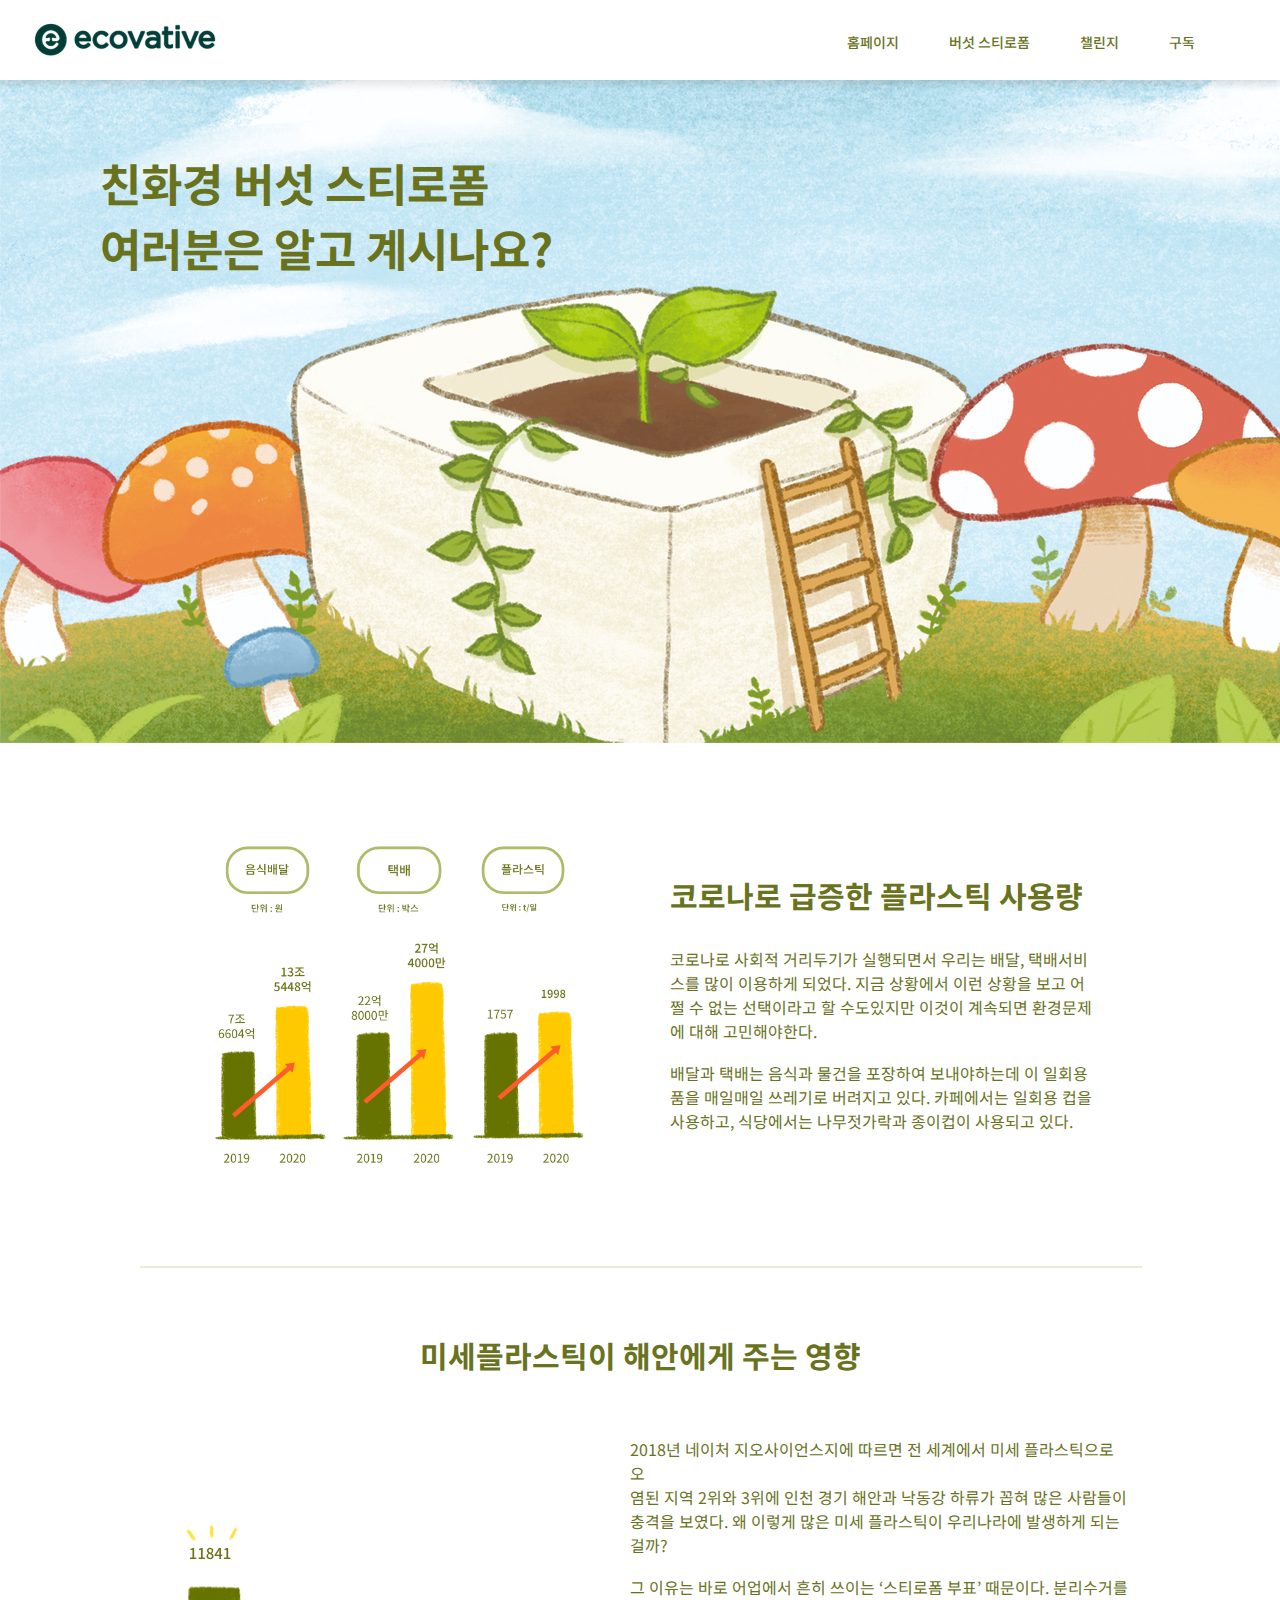
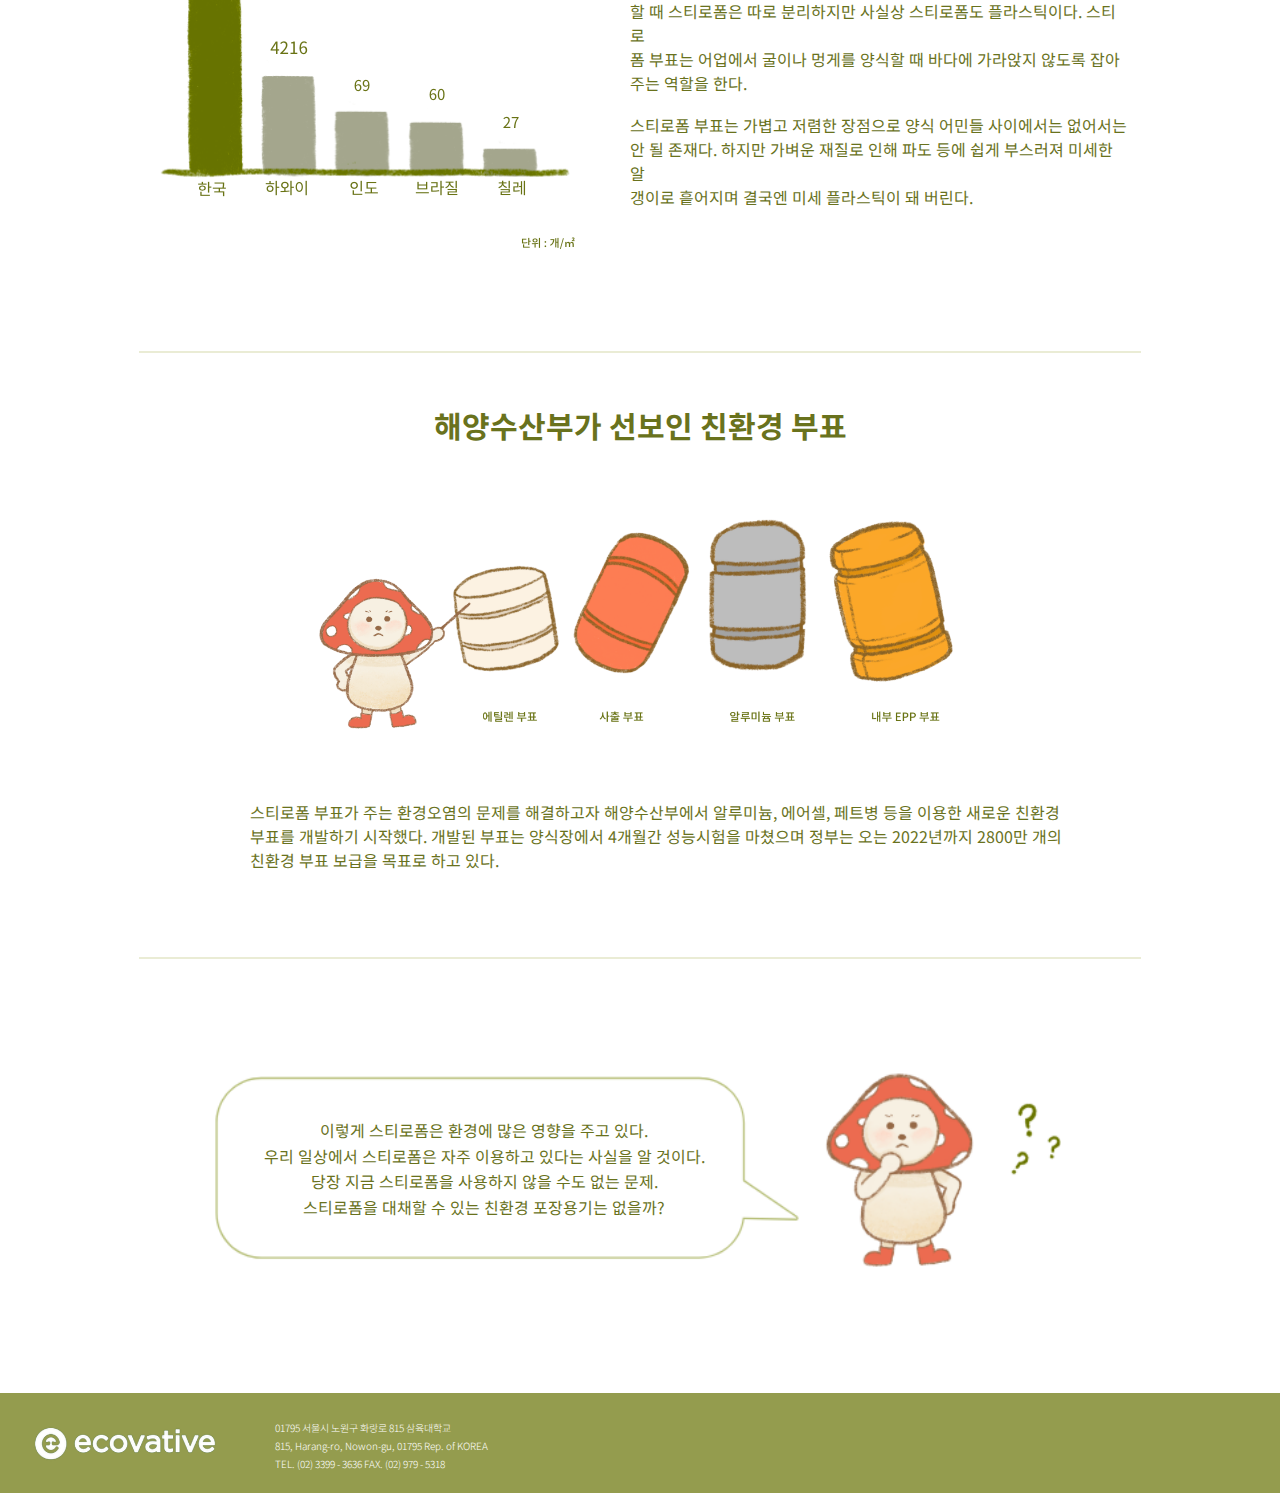
<file: index.html>
<!DOCTYPE html>
<html lang="en">
<head>
    <meta charset="UTF-8">
    <meta http-equiv="X-UA-Compatible" content="IE=edge">
    <meta name="viewport" content="width=device-width, initial-scale=1.0">
    <title>2019101082</title>
    <link href="https://fonts.googleapis.com/css2?family=Noto+Sans+KR&display=swap" rel="stylesheet">
  <link rel="stylesheet" href="./main.css">
</head>
<body>
            <header>
                <nav>
                  <a href="https://ecovative.com/" class="logo"><img src="img/logoimg.png" style="width: 200px; height: 40px; top:38px; left:331px;"></a>
                  <ul>
                    <li><a href="javascript:()" onclick="showpopup();">구독</a></li>
                    <li><a href="./sub02.html">챌린지</a></li>
                    <li><a href="./sub01.html">버섯 스티로폼</a></li>
                    <li><a href="./index.html">홈페이지</a></li>
                  </ul>
                  </nav>
              </header>
        <section>
          <div>
            <div class = "intro">
            <div class = "intro_section01">
            <h4 class = "title">친화경 버섯 스티로폼<br> 여러분은 알고 계시나요?</h4>
            </div>
            </div>
            </div>
        
        <div class = "intro_section02">
            <div class = "covid">
             
            <h1 class = "sub_title">코로나로 급증한 플라스틱 사용량</h1>
            <p class = "dsc">코로나로 사회적 거리두기가 실행되면서 우리는 배달, 택배서비<br>스를 많이 이용하게 되었다. 지금 상황에서 이런 상황을 보고 어<br>쩔 수 없는 선택이라고 할 수도있지만 이것이 계속되면 환경문제<br>에 대해 고민해야한다.</p>

            <p class = "sub_dsc">배달과 택배는 음식과 물건을 포장하여 보내야하는데 이 일회용<br>품을 매일매일 쓰레기로 버려지고 있다. 카페에서는 일회용 컵을<br> 사용하고, 식당에서는 나무젓가락과 종이컵이 사용되고 있다.</p>
            
            <img src="img/img2.png" style="width: 394px; height: 343px;"> 
            <hr style="width: 1000px; height: 0px;
            border: 1px solid #eaecd5;
            opacity: 1; margin-top: 85px;"> 
            
        </div>
        </div>
     
  
    
    <div class = "v_section01">
    <div class = "plastic">
        <h1 class = "sub_title"> 미세플라스틱이 해안에게 주는 영향</h1>
        <p class = "dsc">2018년 네이처 지오사이언스지에 따르면 전 세계에서 미세 플라스틱으로 오<br>염된 지역 2위와 3위에 인천 경기 해안과 낙동강 하류가 꼽혀 많은 사람들이<br> 충격을 보였다. 왜 이렇게 많은 미세 플라스틱이 우리나라에 발생하게 되는<br> 걸까?</p>
        <p class = "sub_dsc"> 그 이유는 바로 어업에서 흔히 쓰이는 ‘스티로폼 부표’ 때문이다. 분리수거를<br> 할 때 스티로폼은 따로 분리하지만 사실상 스티로폼도 플라스틱이다. 스티로<br>폼 부표는 어업에서 굴이나 멍게를 양식할 때 바다에 가라앉지 않도록 잡아<br>주는 역할을 한다. </p> 
        <p class = "sub_dsc2">스티로폼 부표는 가볍고 저렴한 장점으로 양식 어민들 사이에서는 없어서는<br> 안 될 존재다. 하지만 가벼운 재질로 인해 파도 등에 쉽게 부스러져 미세한 알<br>갱이로 흩어지며 결국엔 미세 플라스틱이 돼 버린다.</p>
            

            
        </p>
        
        <img src="img/img3.png" style="width: 446px; height: 402px;">
        <hr style="width: 1000px; height: 0px;
        border: 1px solid #eaecd5;
        opacity: 1; margin: auto;">
        </div>
        </div>

        <div class ="v_section02">
        <div class = "plastic02">    
        <div class = "box2">
            <h1 class = "title">해양수산부가 선보인 친환경 부표</h1>
        <img src="img/img25.png">
        <p class = "dsc">스티로폼 부표가 주는 환경오염의 문제를 해결하고자 해양수산부에서 알루미늄, 에어셀, 페트병 등을 이용한 새로운 친환경<br> 부표를 개발하기 시작했다. 개발된 부표는 양식장에서 4개월간 성능시험을 마쳤으며 정부는 오는 2022년까지 2800만 개의<br> 친환경 부표 보급을 목표로 하고 있다.</p>
        <hr style="width: 1000px; height: 0px;
        border: 1px solid #eaecd5;
        opacity: 1; margin: auto;">      
    
        </div>
        </div>
        </div>
       <div class ="v_section03">
       <img src="img/img8.png">
       <p class = "dsc">이렇게 스티로폼은 환경에 많은 영향을 주고 있다.<br>우리 일상에서 스티로폼은 자주 이용하고 있다는 사실을 알 것이다.<br>당장 지금 스티로폼을 사용하지 않을 수도 없는 문제.<br>스티로폼을 대채할 수 있는 친환경 포장용기는 없을까? </p>
    </div>
</section>
<div class = "v_section04">
<div class = "box4">
    <img src="img/logoimg_2.png" style="width: 200px; height: 40px; top:38px; left:331px;">
            <p>01795 서울시 노원구 화랑로 815 삼육대학교<br>
            815, Harang-ro, Nowon-gu, 01795 Rep. of KOREA<br>
            TEL. (02) 3399 - 3636 FAX. (02) 979 - 5318<br></p>

</div>
</div>
</body>

<!-- begin popup -->

<div class="popup" id="popup">
  <div class="blanket"></div>
  <div class="content">
    <h2>ecovative의 뉴스레터를 구독해보세요.</h2>
    <form action="">
      <div class="row">
        <div class="item">
          <input type="text" placeholder="이름">
        </div>  
        <div class="item">  
          <input type="text" placeholder="이메일 주소 입력">
        </div>
      </div>
      <button class="signup" onclick="hidePopup();">구독하기</button>
      <button class="close" onclick="hidePopup();"></button>  
    </form>
 
  </div>
</div>

<script src="./script.js" type="text/javascript"></script>
</body>
</html>
</file>
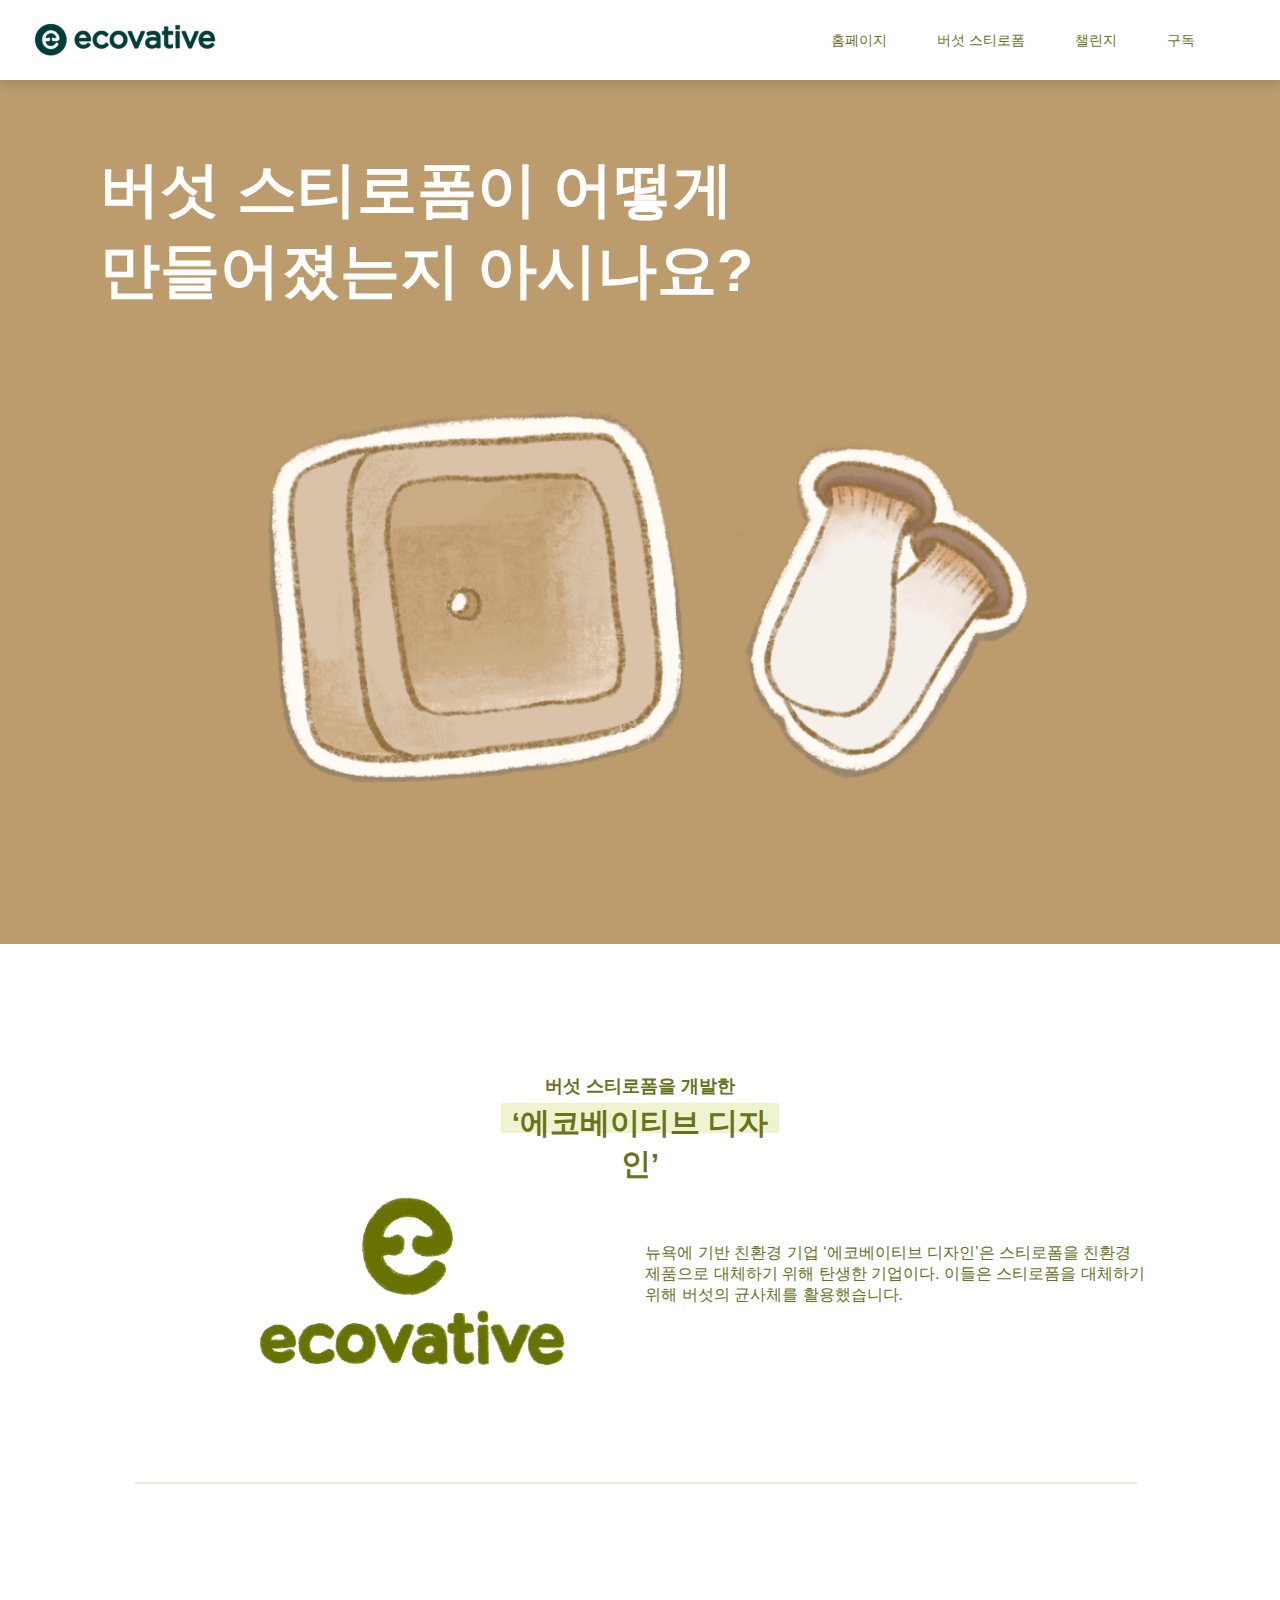
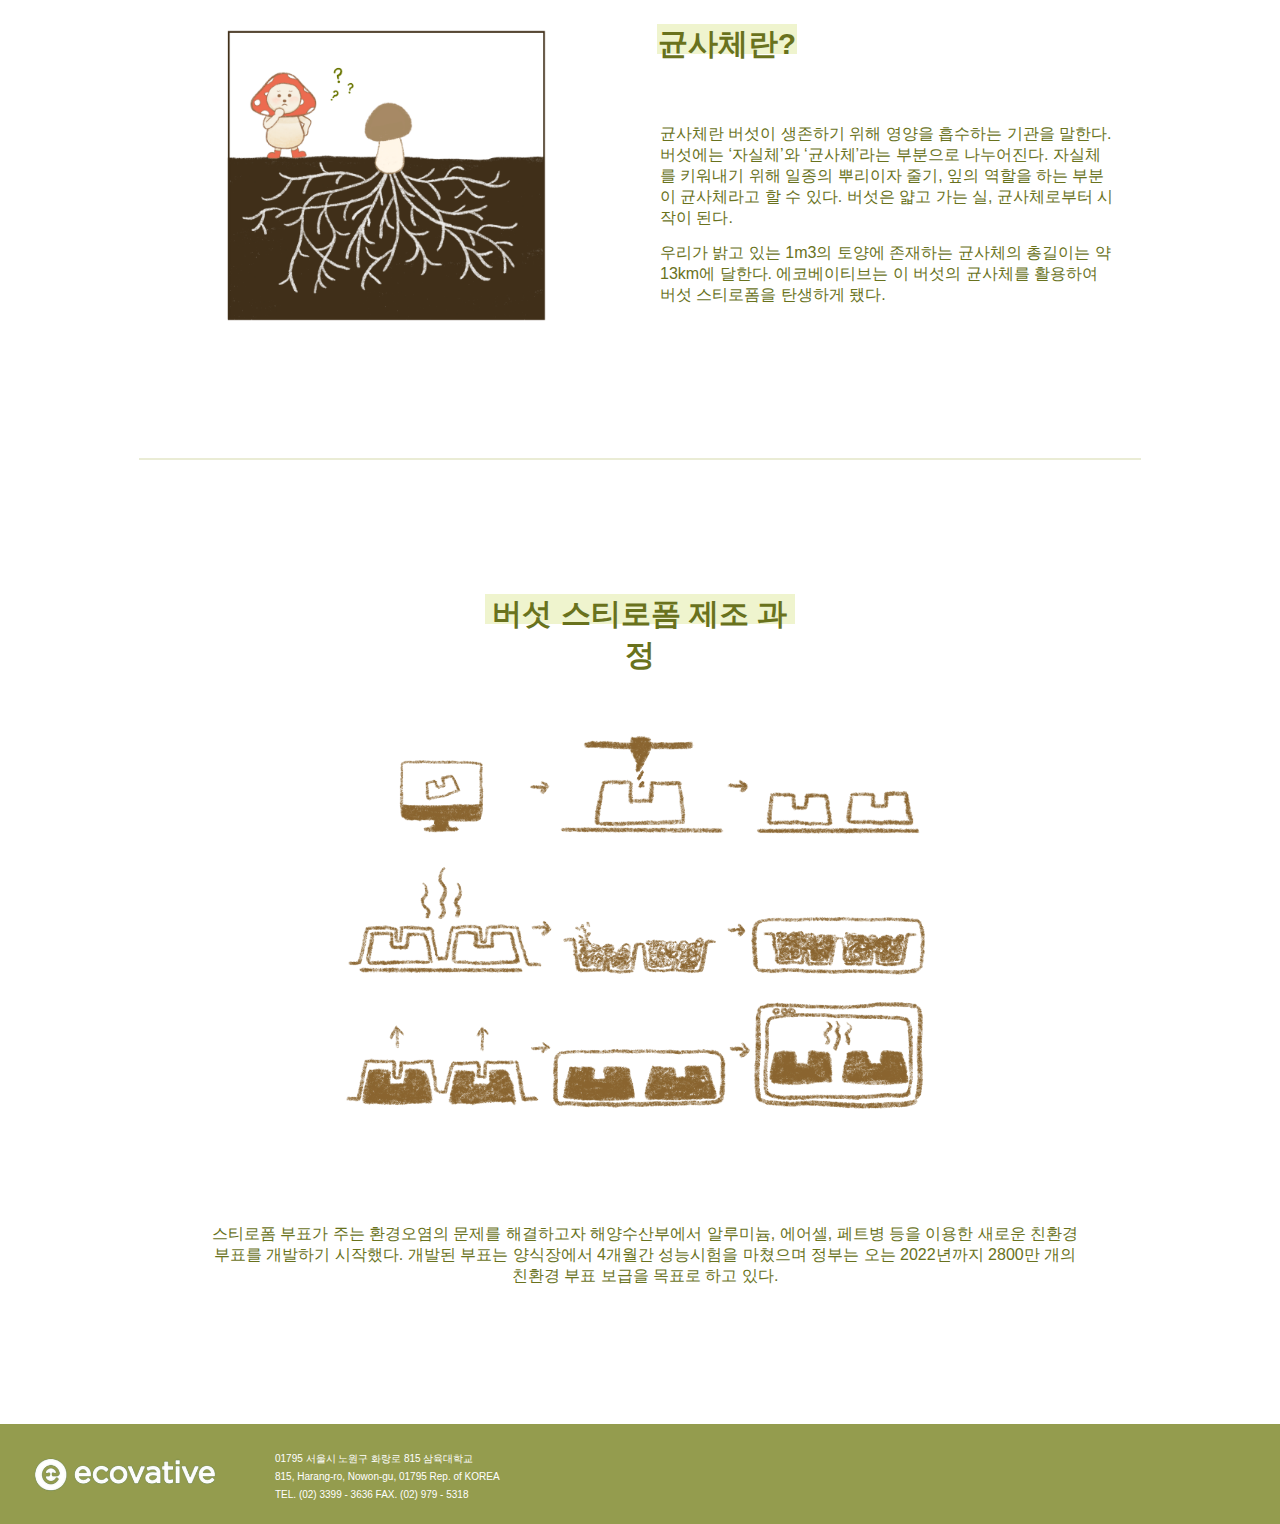
<file: sub01.html>
<!DOCTYPE html>
<html lang="ko">
<head>
  <meta charset="UTF-8">
  <meta http-equiv="X-UA-Compatible" content="IE=edge">
  <meta name="viewport" content="width=device-width, initial-scale=1.0">
  <link rel="stylesheet" href="./sub01.css">
  <title>버섯 스티로폼</title>
</head>
<body>
  <header>
    <nav>
      <a href="https://ecovative.com/" class="logo"><img src="img/logoimg.png" alt="logo" style="width: 200px; height: 40px; top:38px; left:331px;" ></a>
      <ul>
        <li><a href="javascript:()" onclick="showpopup();">구독</a></li>
        <li><a href="./sub02.html">챌린지</a></li>
        <li><a href="./sub01.html">버섯 스티로폼</a></li>
        <li><a href="./index.html">홈페이지</a></li>
      </ul>
      </nav>
  </header>
 
  <section>
    <div>
      <div class = "box">
      <div class = "intro">
      <div class = "intro_section01">
       <img src = "img/sub2_main.png"> 
      <h4 class = "title">버섯 스티로폼이 어떻게<br> 만들어졌는지 아시나요? </h4>
      </div>
      </div>  
      </div>
      </div>

      <div class = "intro_section02">
        <div class = "ecovative">
         
        <h1 class = "sub_title">버섯 스티로폼을 개발한 </h1>
        <h1 class = "sub2_title">‘에코베이티브 디자인’</h1>
        <p class = "dsc">뉴욕에 기반 친환경 기업 ‘에코베이티브 디자인’은 스티로폼을 친환경<br>제품으로 대체하기 위해 탄생한 기업이다. 이들은 스티로폼을 대체하기<br> 위해 버섯의 균사체를 활용했습니다. 
        </p>
        
        <img src="img/sub_1.png" style="width: 436px; height: 330px;"> 
        <hr style="width: 1000px; height: 0px;
        border: 1px solid #eaecd5;
        opacity: 1; margin-top: 42px;"> 
        
    </div>
    </div>
    <div class = "v_section01">
      <div class = "plastic">
          <h1 class = "sub_title"> 균사체란?</h1>
          <p class = "dsc">균사체란 버섯이 생존하기 위해 영양을 흡수하는 기관을 말한다.<br> 버섯에는 ‘자실체’와 ‘균사체’라는 부분으로 나누어진다. 자실체<br>를 키워내기 위해 일종의 뿌리이자 줄기, 잎의 역할을 하는 부분<br>이 균사체라고 할 수 있다. 버섯은 얇고 가는 실, 균사체로부터 시<br>작이 된다.</p>
        <p class = "sub_dsc"> 우리가 밝고 있는 1m3의 토양에 존재하는 균사체의 총길이는 약<br> 13km에 달한다.  에코베이티브는 이 버섯의 균사체를 활용하여<br>  버섯 스티로폼을 탄생하게 됐다.</p> 

        <img src="img/sub2_2.png" style="width: 324px; height: 298px;">
        <hr style="width: 1000px; height: 0px;
        border: 1px solid #eaecd5;
        opacity: 1; margin: auto;">

        </div>
        </div>

        <div class ="v_section02">
          <div class = "plastic02">    
          
              <h1 class = "title">버섯 스티로폼 제조 과정</h1>
          <img src="img/sub2_3.png">
          <p class = "dsc">스티로폼 부표가 주는 환경오염의 문제를 해결하고자 해양수산부에서 알루미늄, 에어셀, 페트병 등을 이용한 새로운 친환경<br> 부표를 개발하기 시작했다. 개발된 부표는 양식장에서 4개월간 성능시험을 마쳤으며 정부는 오는 2022년까지 2800만 개의<br> 친환경 부표 보급을 목표로 하고 있다.</p>
          
          </div>
          </div>

        </section>
        <div class = "v_section03">
        <div class = "box4">
            <img src="img/logoimg_2.png" style="width: 200px; height: 40px; top:38px; left:331px;">
                    <p>01795 서울시 노원구 화랑로 815 삼육대학교<br>
                    815, Harang-ro, Nowon-gu, 01795 Rep. of KOREA<br>
                    TEL. (02) 3399 - 3636 FAX. (02) 979 - 5318<br></p>
        
        </div>
        </div>
        </body>

        <!-- begin popup -->

<div class="popup" id="popup">
  <div class="blanket"></div>
  <div class="content">
    <h2>ecovative의 뉴스레터를 구독해보세요.</h2>
    <form action="">
      <div class="row">
        <div class="item">
          <input type="text" placeholder="이름">
        </div>  
        <div class="item">  
          <input type="text" placeholder="이메일 주소 입력">
        </div>
      </div>
      <button class="signup" onclick="hidePopup();">구독하기</button>
      <button class="close" onclick="hidePopup();"></button>  
    </form>
 
  </div>
</div>

<script src="./script.js" type="text/javascript"></script>
</body>
</html>
</file>
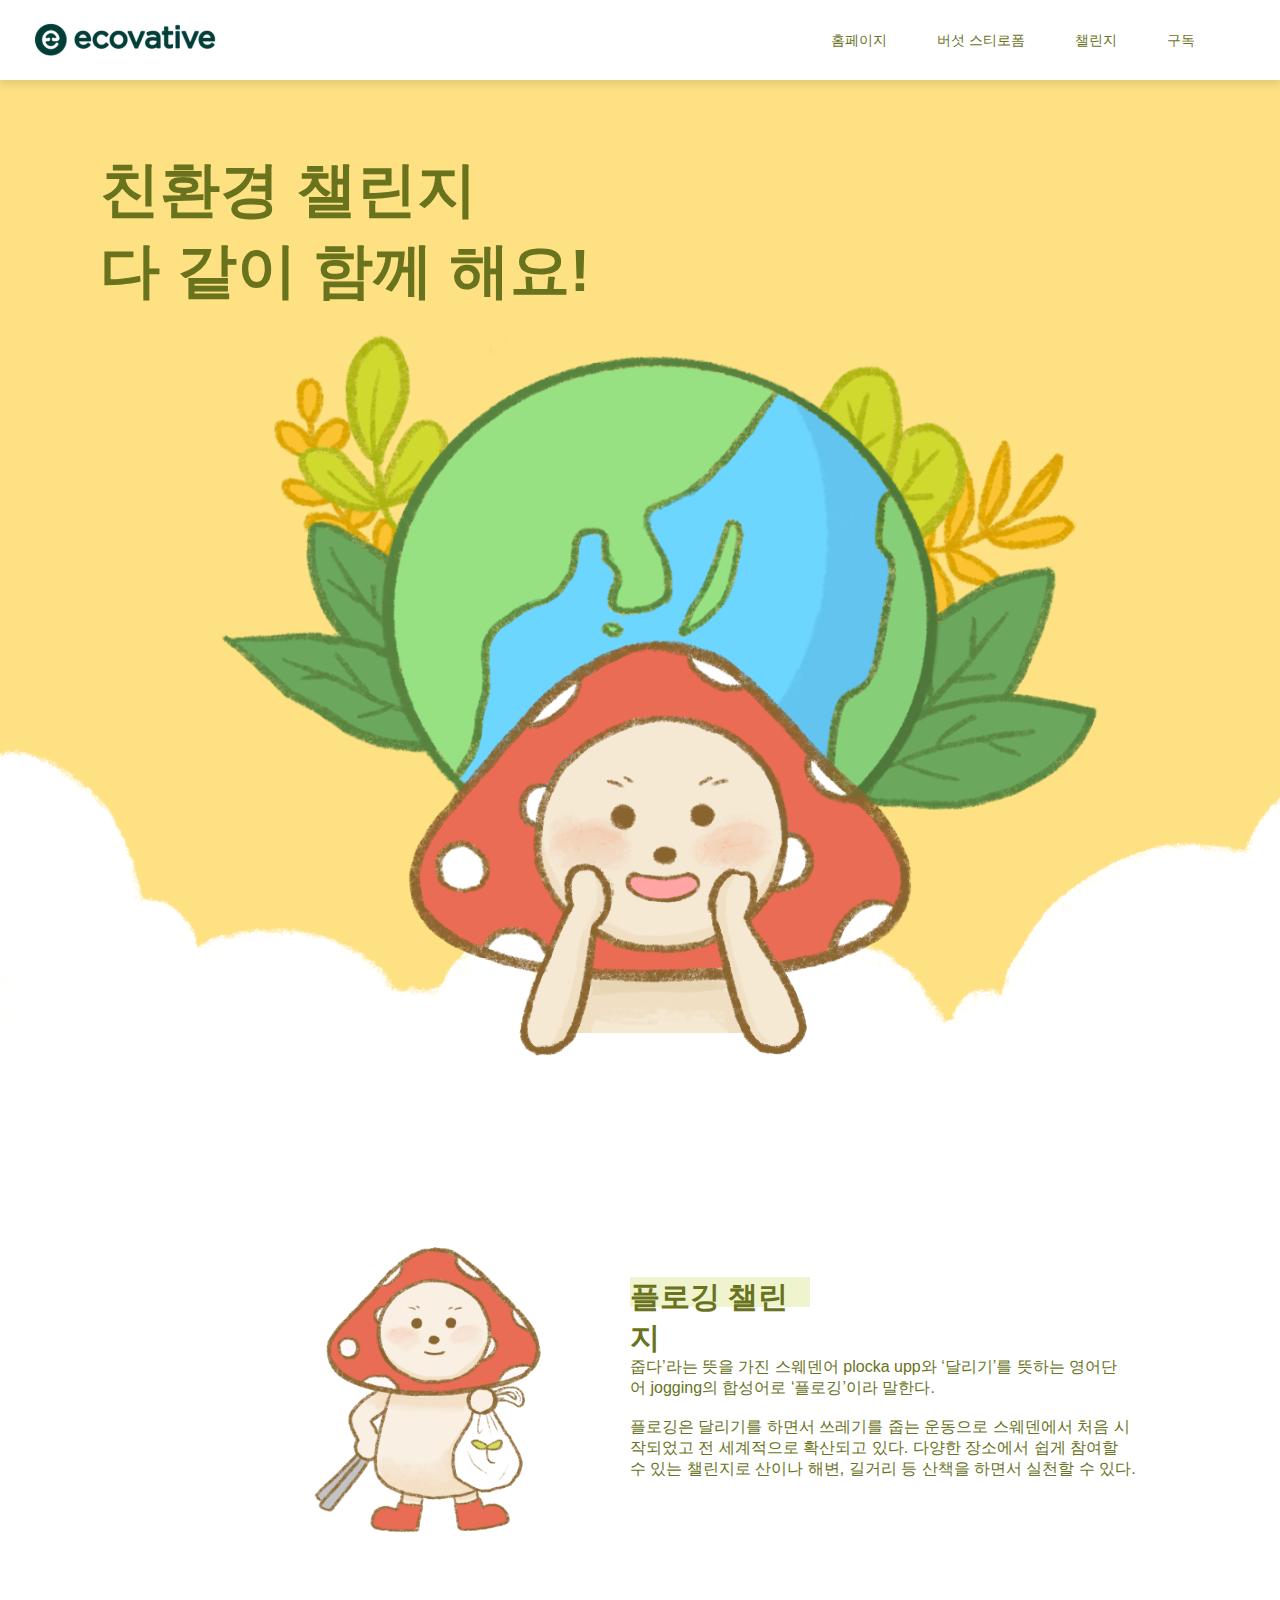
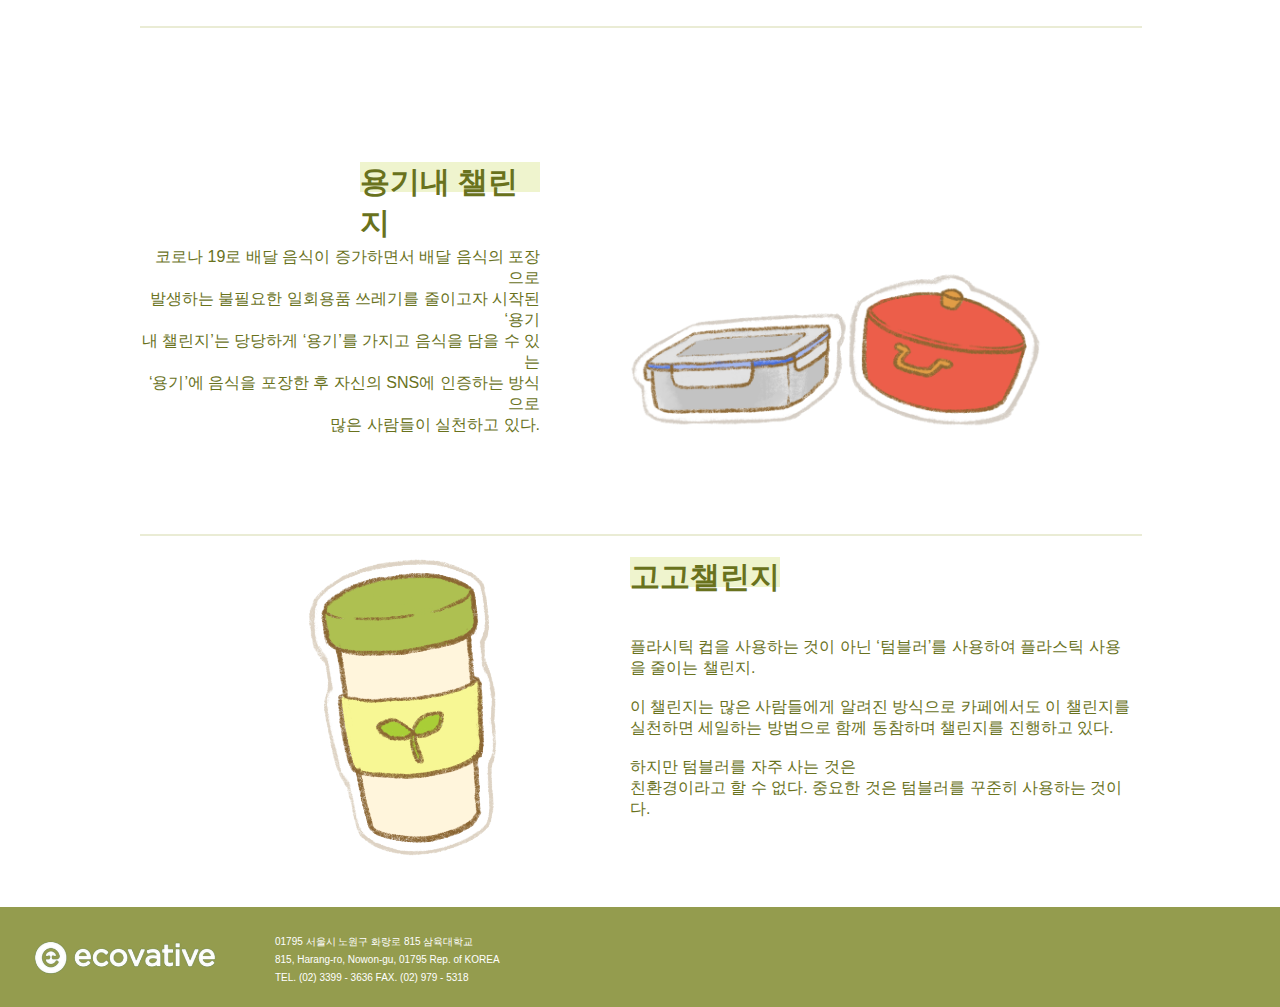
<file: sub02.html>
<!DOCTYPE html>
<html lang="ko">
<head>
  <meta charset="UTF-8">
  <meta http-equiv="X-UA-Compatible" content="IE=edge">
  <meta name="viewport" content="width=device-width, initial-scale=1.0">
  <link rel="stylesheet" href="./sub02.css">
  <title>챌린지</title>
</head>
<body>
  <header>
    <nav>
      <a href="https://ecovative.com/" class="logo"><img src="img/logoimg.png" alt="logo" style="width: 200px; height: 40px; top:38px; left:331px;" ></a>
      <ul>
        <li><a href="javascript:()" onclick="showpopup();">구독</a></li>
        <li><a href="./sub02.html">챌린지</a></li>
        <li><a href="./sub01.html">버섯 스티로폼</a></li>
        <li><a href="./index.html">홈페이지</a></li>
      </ul>
      </nav>
  </header>

<section>
    <div>
      <div class = "box">
      <div class = "intro">
      <div class = "intro_section01">
        <img src = "img/sub3_main.png">
      <h4 class = "title">친환경 챌린지<br> 다 같이 함께 해요! </h4>
      
      </div>
      </div>  
      </div>
      </div>

      <div class = "intro_section02">
        <div class = "challenge">
         
        <h1 class = "sub_title">플로깅 챌린지 </h1>
        <p class = "dsc">줍다’라는 뜻을 가진 스웨덴어 plocka upp와 ‘달리기’를 뜻하는 영어단<br>어 jogging의 합성어로 ‘플로깅’이라 말한다. 
        </p>
        <p class = "sub_dsc">플로깅은 달리기를 하면서 쓰레기를 줍는 운동으로 스웨덴에서 처음 시<br>작되었고 전 세계적으로 확산되고 있다.  다양한 장소에서 쉽게 참여할 <br>수 있는 챌린지로 산이나 해변, 길거리 등 산책을 하면서 실천할 수 있다.</p>
        <img src="img/sub3_1.png" style="width: 254px; height: 302px;"> 
        <hr style="width: 1000px; height: 0px;
        border: 1px solid #eaecd5;
        opacity: 1; margin-top: 80px;"> 
        
    </div>
    </div>

    <div class = "v_section01">
        <div class = "challenge2">
         
        <h1 class = "sub_title">용기내 챌린지 </h1>
        <p class = "dsc">코로나 19로 배달 음식이 증가하면서 배달 음식의 포장으로<br> 발생하는 불필요한 일회용품 쓰레기를 줄이고자 시작된 ‘용기<br>내 챌린지’는 당당하게 ‘용기’를 가지고 음식을 담을 수 있는<br> ‘용기’에 음식을  포장한 후 자신의 SNS에 인증하는 방식으로<br> 많은 사람들이 실천하고 있다.
        </p>
        <img src="img/sub3_2.png"style="width: 440px; height: 190px;"> 
        <hr style="width: 1000px; height: 0px;
        border: 1px solid #eaecd5;
        opacity: 1; margin-top: 80px;"> 
        
    </div>
    </div>

    <div class = "v_section02">
        <div class = "challenge3">
         
        <h1 class = "sub_title">고고챌린지 </h1>
        <p class = "dsc">플라시틱 컵을 사용하는 것이 아닌 ‘텀블러’를 사용하여 플라스틱 사용<br>을 줄이는 챌린지.  </p>
        <p class = "sub_dsc">이 챌린지는 많은 사람들에게 알려진 방식으로 카페에서도 이 챌린지를<br> 실천하면 세일하는 방법으로 함께 동참하며 챌린지를 진행하고 있다.  </p>
        <p class = "sub_dsc2">하지만 텀블러를 자주 사는 것은<br> 친환경이라고 할 수 없다. 중요한 것은 텀블러를 꾸준히 사용하는 것이다.  </p>
        <img src="img/sub3_3.png"style="width: 209px; height: 314px;"> 

        
    </div>
    </div>

  </section>
  <div class = "v_section03">
    <div class = "box4">
        <img src="img/logoimg_2.png" style="width: 200px; height: 40px; top:38px; left:331px;">
                <p>01795 서울시 노원구 화랑로 815 삼육대학교<br>
                815, Harang-ro, Nowon-gu, 01795 Rep. of KOREA<br>
                TEL. (02) 3399 - 3636 FAX. (02) 979 - 5318<br></p>
    
    </div>
    </div>
    </body>

    <!-- begin popup -->

<div class="popup" id="popup">
  <div class="blanket"></div>
  <div class="content">
    <h2>ecovative의 뉴스레터를 구독해보세요.</h2>
    <form action="">
      <div class="row">
        <div class="item">
          <input type="text" placeholder="이름">
        </div>  
        <div class="item">  
          <input type="text" placeholder="이메일 주소 입력">
        </div>
      </div>
      <button class="signup" onclick="hidePopup();">구독하기</button>
      <button class="close" onclick="hidePopup();"></button>  
    </form>
 
  </div>
</div>

<script src="./script.js" type="text/javascript"></script>
</body>
</html>
</file>
<file: main.css>
*{
    font-family: 'Noto Sans KR', sans-serif;
    padding: 0;
    margin: 0;
    color: #000;
  }

   section{
        background-color: #EFF4CE;
    }


    header {
        background-color:#ffff;
        width: 100%;
        display: flex;
        justify-content: center;
        box-shadow: 0 5px 8px rgba(0, 0, 0, .1);
        position: fixed;
        z-index: 1;
    
      }

    .logo img{
        margin-left: 25px;
        margin-top: 20px;
        float: left;
        }

    nav{
        width: 1320px;
        height: 80px;
        background-color: #ffff;
        
      }

      nav ul{
        padding: 0;
        margin: 0 60px 0 0;
      }

      nav ul li{
        padding: 0;
        margin: 0;
        display: block;
        float: right;

     
     }

     nav ul li a{
        display: block;
        height: 100%;
        box-sizing: border-box;
        text-transform: uppercase;
        font-weight: 500;
        font-size: 14px;
        color: #69721D;
        text-decoration: none;
        padding: 45px 25px;
        margin-top: -13px;
     }
    
    
    .intro{
        background-image: url(img/main2.jpg);
        max-width: 1320px;
        height: 743px;
        margin-right: auto;
        margin-left: auto;
        box-sizing: border-box;
    }

.intro_section01{
    padding: 150px 0 0 100px;
    position: absolute;
}

.intro_section01 .title {
    font-size: 45px;
    color : #69721D
    
}

.intro_section02{
    background-color: #ffffff;
    max-width:1320px;
    height: 600px;
    display: flex;
    justify-content: center;
    margin: auto;
    
    
}
.intro_section02 img{

    position: relative;
    box-sizing: border-box;
    margin-top: -300px;
    margin-left: 60px;
}

.covid{
    width: 1000px;
    padding: 130px;
    justify-content: center;
}   



.intro_section02 .sub_title{
    font-size: 30px;
    color: #69721D;
    margin-left: 530px;
    
    
    
}



.intro_section02 .dsc{
    font-size: 16px;
    color: #69721D;
    margin-left: 530px;
    margin-top: 30px;
   

}

.intro_section02 .sub_dsc{
    font-size: 16px;
    color: #69721D;
    margin-left: 530px;
    margin-top: 18px;
}


    


.v_section01{
    background-color: #ffffff;
    max-width: 1320px;
    height: 450px;
    
    display: flex;
    justify-content: center;
    margin: auto;
}

.v_section01 img{
    position: relative;
    box-sizing: border-box;
    margin-top: -350px;
    margin-left: 70px;
    margin-bottom: 85px;

}

.plastic{
    width: 1120px;
    justify-content: center;
}

.v_section01 .sub_title{
    font-size: 30px;
    color: #69721D;
    text-align: center;
    margin-top: -10px;
   
}

.v_section01 .dsc {
    font-size: 16px;
    color: #69721D;
    margin-top: 60px;
    margin-left: 550px;
    margin-right: 70px;
    
}

.v_section01 .sub_dsc{
    font-size: 16px;
    color: #69721D;
    margin-top: 18px;
    margin-left: 550px;
    margin-right: 70px;
}

.v_section01 .sub_dsc2{
    font-size: 16px;
    color: #69721D;
    margin-top: 18px;
    margin-left: 550px;
    margin-right: 70px;
}

.v_section02{
    background-color: #ffffff;
    max-width: 1320px;
    height: 700px;
    display: flex;
    justify-content: center;
    margin: auto;
    
}

.v_section02 .box{
    width: 550px;
    height: 70px;
    background-color: #A4AC65;
    border-radius: 24px;
    opacity: 1;
    margin-top: 35px;
}

.v_section02 .title{
    font-size: 30px;
    color: #69721D;
    text-align: center;
    margin-top: 200px;
    padding: 10px 5px;
    
}

.v_section02 img{
    width: 725px;
    height: 278px;
    margin-top: 10px;
    position: relative;
    box-sizing: border-box;
    margin-left: 245px;
    

    
    
    
}

.plastic02{
    width: 1000x;
    justify-content: center;
}

.v_section02 .dsc{
    font-size: 16px;
    color: #69721D;
    width: 1000px;
    margin-top: 50px;
    margin-left: 220px;
    margin-bottom: 85px;
    
}

.v_section03{
    background-color: #ffffff;
    max-width: 1320px;
    height: 500px;
    display: flex;
    justify-content: center;
    margin: auto;
}

.v_section03 img{
    width: 884px;
    height: 241px;
    position: relative;
    box-sizing: border-box;
    margin-top: 150px;
    

}

.v_section03 .dsc{
    font-size: 16px;
    color: #69721D;
    position:absolute;
    margin-top: 225px;
    margin-left: -312px
}

.v_section03 .dsc{
    text-align: center;
    line-height: 1.6;
}



.v_section04{
    background-color: #949c4e;
    max-width: 100%;
    height: 100px;
}    

.v_section04 .box4{
    background-color: #949c4e;
    width: 1320px;
    height: 100px;
    display: flex;
    margin: auto;
    position:relatives
    
}

.v_section04 img{
    margin-left: 25px;
    margin-top: 31px;
    float: left;
}

.v_section04 p{
    color: #ffffff;
    font-weight: 300;
    font-size: 10px;
    margin-top: 26px;
    margin-left: 50px;
    line-height: 18px;
}

/* begin popup */

.popup{
	display: none;
	position: fixed;
	top: 0;
	bottom: 0;
	right: 0;
	left: 0;
	z-index: 2;
}

.popup.show{
	display: block;
}

.popup .blanket{
	background-color: rgba(0,0,0,.7);
	position: absolute;
	top: 0;
	bottom: 0;
	right: 0;
	left: 0;
}

.content{
	box-sizing: border-box;
	padding: 30px 40px;
	width: 621px;
	height: 454px;
    border-radius: 20px 20px 20px 20px;
	background-color: white;
	text-align: center;
	position: absolute;
	left: 50%;
	top: 50%;
	margin-top: -250px;
	margin-left: -320px;
}

.popup h2{
	margin: 30px 0 20px;
}

.popup #signup {
	margin-top: 40px;
}

.signup {
  font-family: 'Noto Sans KR', sans-serif;
  font-size: 20px;
  font-weight: normal;
  color: white;
  background: #949c4e;
  border: 3px solid #949c4e;
  padding: 10px 20px;
  border-radius: 10px;
  cursor: pointer;
  margin-top: 50px;
}

.close {
	width: 40px;
	height: 40px;
  background: url(./images/close_button.png) no-repeat center center;
  background-color: #949c4e;
  box-shadow: 0 5px 8px rgba(0, 0, 0, .1);
	background-size: 50%;
	position: absolute;
	top: 10px;
	right: 10px;
	border-radius: 50%;
	border: none;
	outline: none;
	cursor: pointer;
}

.popup .row{
  display: row;
  justify-content: center;
  margin-top: 50px;	
}

.popup .item{
	width: 475px;
  font-size: 59px;
  position: relative;
  left: 36px;
  margin-top: 10px;
}

.popup .item input[type='text']{
	display: block;
	font-size: 20px;
	font-weight: medium;
	border: 2px solid #575757;
    border-radius: 8px 8px 8px 8px;
	height: 65px;
	box-sizing: border-box;
	width: 100%;
	padding: 20px 20px;
}
</file>
<file: sub01.css>
*{
  font-family: 'Noto Sans KR', sans-serif;
  padding: 0;
  margin: 0;
  color: #000;
}

section{
  background-color: #F7F2DA;

}

header{
 background-color: rgb(255, 255, 255); 
 width: 100%;
 display: flex;
 justify-content: center;
 box-shadow: 0 5px 8px rgba(0, 0, 0, .1);
 position: fixed;
 z-index: 1;
}

.logo img{
  margin-left: 25px;
  margin-top: 20px;
  float: left;
}

nav{
  width: 1320px;
  height: 80px;
  background-color: rgb(255, 255, 255);

}

nav ul{
  padding: 0;
  margin: 0 60px 0 0;
}

nav ul li{
  padding: 0;
  margin: 0;
  display: block;
  float: right;
}

nav ul li a{
  display: block;
  height: 100%;
  box-sizing: border-box;
  text-transform: uppercase;
  font-size: 14px;
  color: #69721D;
  text-decoration: none;
  padding: 45px 25px;
  margin-top: -13px;
}

.box{
  background-color: #BC9B6C;
  width: 1320px;
  height: 944px;
  margin: auto;
}

.intro_section01 img{
width: 835px;
height: 434px;
margin-top: 230px;
margin-left: 120px;
position: absolute;
}

.intro_section01{
padding: 150px 0 0 100px;
position: absolute;
}

.intro_section01 .title {
font-size: 60px;
color : #ffffff
}

.intro_section02{
  background-color: #ffffff;
  max-width:1320px;
  height: 530px;
  display: flex;
  justify-content: center;
  margin: auto;
  
  
}
.intro_section02 img{

  position: relative;
  box-sizing: border-box;
  margin-top: -200px;
  margin-left: 60px;
}

.covid{
  width: 1000px;
  padding: 130px;
  justify-content: center;
}   



.intro_section02 .sub_title{
  font-size: 18px;
  color: #69721D;
  text-align: center;
  margin-top: 130px;
  margin-bottom: 5px;
  font-weight: 600;
  
}

.intro_section02 .sub2_title{
  font-size: 30px;
  color: #69721D;
  text-align: center;
  margin-top: 10px;
  background-color: #EFF4CE;
  width: 278px;
  height: 30px;
  margin: auto;
 
  
  
}



.intro_section02 .dsc{
  font-size: 16px;
  color: #69721D;
  margin-left: 510px;
  margin-top: 110px;
 

}

.v_section01{
  background-color: #ffffff;
  max-width: 1320px;
  height: 600px;
  
  display: flex;
  justify-content: center;
  margin: auto;
}

.v_section01 img{
  position: relative;
  box-sizing: border-box;
  margin-top: -280px;
  margin-left: 145px;
  margin-bottom: 130px;

}

.plastic{
  width: 1120px;
  justify-content: center;
}

.v_section01 .sub_title{
  font-size: 30px;
  color: #69721D;
  text-align: center;
  background-color: #EFF4CE;
  width: 140px;
  height: 30px;
  margin: auto;
  position: absolute;
  margin-top: 150px;
  margin-left: 577px;
 
}

.v_section01 .dsc{
  font-size: 16px;
  color: #69721D;
  margin-left: 580px;
  margin-top: 250px;
}

.v_section01 .sub_dsc{
  font-size: 16px;
  color: #69721D;
  margin-left: 580px;
  margin-top: 14px;
}

.v_section02{
  background-color: #ffffff;
  max-width: 1320px;
  height: 950px;
  display: flex;
  justify-content: center;
  margin: auto;
  
}



.v_section02 .title{
  font-size: 30px;
  color: #69721D;
  text-align: center;
  background-color: #EFF4CE;
  width: 310px;
  height: 30px;
  margin: auto;
  position: relative;
  margin-top: 120px;
  
}

.v_section02 img{
  width: 814px;
  height: 617px;
  margin-top: 5px;
  box-sizing: border-box;
  position: absolute;
  margin-left: 100px;

}

.plastic02{
  width: 1000x;
  justify-content: center;
}

.v_section02 .dsc{
  font-size: 16px;
  color: #69721D;
  width: 1000px;
  margin-top: 600px;
  margin-left: 10px;
  margin-bottom: 85px;
  text-align: center;
  
}

.v_section03{
  background-color: #949c4e;
  max-width: 100%;
  height: 100px;
}    

.v_section03 .box4{
  background-color: #949c4e;
  width: 1320px;
  height: 100px;
  display: flex;
  margin: auto;
  position:relatives
  
}

.v_section03 img{
  margin-left: 25px;
  margin-top: 31px;
  float: left;
}

.v_section03 p{
  color: #ffffff;
  font-weight: 300;
  font-size: 10px;
  margin-top: 26px;
  margin-left: 50px;
  line-height: 18px;
}

/* begin popup */

.popup{
	display: none;
	position: fixed;
	top: 0;
	bottom: 0;
	right: 0;
	left: 0;
	z-index: 2;
}

.popup.show{
	display: block;
}

.popup .blanket{
	background-color: rgba(0,0,0,.7);
	position: absolute;
	top: 0;
	bottom: 0;
	right: 0;
	left: 0;
}

.content{
	box-sizing: border-box;
	padding: 30px 40px;
	width: 621px;
	height: 454px;
	background-color: white;
	text-align: center;
	position: absolute;
	left: 50%;
	top: 50%;
	margin-top: -250px;
	margin-left: -320px;
}

.popup h2{
	margin: 30px 0 20px;
}

.popup #signup {
	margin-top: 40px;
}

.signup {
  font-family: 'Noto Sans KR', sans-serif;
  font-size: 20px;
  font-weight: normal;
  color: white;
  background: #949c4e;
  border: 3px solid #949c4e;
  padding: 10px 20px;
  border-radius: 10px;
  cursor: pointer;
  margin-top: 30px;
}

.close {
	width: 40px;
	height: 40px;
  background: url(./images/close_button.png) no-repeat center center;
  background-color: black;
  box-shadow: 0 5px 8px rgba(0, 0, 0, .1);
	background-size: 50%;
	position: absolute;
	top: -15px;
	right: -15px;
	border-radius: 50%;
	border: none;
	outline: none;
	cursor: pointer;
}

.popup .row{
  display: row;
  justify-content: center;
  margin-top: 50px;	
}

.popup .item{
	width: 475px;
  font-size: 59px;
  position: relative;
  left: 36px;
  margin-top: 10px;
}

.popup .item input[type='text']{
	display: block;
	font-size: 20px;
	font-weight: medium;
	border: 2px solid #575757;
	height: 65px;
	box-sizing: border-box;
	width: 100%;
	padding: 20px 20px;
}
</file>
<file: sub02.css>
*{
    font-family: 'Noto Sans KR', sans-serif;
    padding: 0;
    margin: 0;
    color: #000;
  }
  
  section{
    background-color: #F7F2DA;
  
  }
  
  header{
   background-color: rgb(255, 255, 255); 
   width: 100%;
   display: flex;
   justify-content: center;
   box-shadow: 0 5px 8px rgba(0, 0, 0, .1);
   position: fixed;
   z-index: 3;
  }
  
  .logo img{
    margin-left: 25px;
    margin-top: 20px;
    float: left;
  }
  
  nav{
    width: 1320px;
    height: 80px;
    background-color: rgb(255, 255, 255);
  }
  
  nav ul{
    padding: 0;
    margin: 0 60px 0 0;
  }
  
  nav ul li{
    padding: 0;
    margin: 0;
    display: block;
    float: right;
  }
  
  nav ul li a{
    display: block;
    height: 100%;
    box-sizing: border-box;
    text-transform: uppercase;
    font-size: 14px;
    color: #69721D;
    text-decoration: none;
    padding: 45px 25px;
    margin-top: -13px;
 }
 

  .box{
    background-color: #FDE182;
    width: 1320px;
    height: 1027px;
    margin: auto;
  
  }


  .intro_section01{
    padding: 150px 0 0 100px;
    position: absolute;
    }

    .intro_section01 img{
      width: 1320px;
      height: 1131px;
      position: absolute;
      margin-left: -100px;;
      margin-top: -143px;
      z-index: 1;
      
      }
    
    .intro_section01 .title {
    font-size: 60px;
    color : #69721D;
    position: relative;
    z-index: 2;
    
    }

  


    .intro_section02{
        background-color: #ffffff;
        max-width:1320px;
        height: 600px;
        display: flex;
        justify-content: center;
        margin: auto;
        
        
      }
      .intro_section02 img{
      
        position: relative;
        box-sizing: border-box;
        margin-top: -240px;
        margin-left: 160px;
      }
      
      .challenge{
        width: 1000px;
    
        justify-content: center;
      }   
      
      
      
      .intro_section02 .sub_title{
        font-size: 30px;
        color: #69721D;
        margin-bottom: 5px;
        font-weight: 600;
        background-color: #EFF4CE;
        width: 180px;
        height: 30px;
        margin: auto;
        margin-left: 490px;
        position: relative;
        top: 250px;
        
      }
    
      
    .intro_section02 .dsc{
        font-size: 16px;
        color: #69721D;
        margin-left: 490px;
        margin-top: 300px;

       
      
      }    

    .intro_section02 .sub_dsc{
        font-size: 16px;
        color: #69721D;
        margin-left: 490px;
        margin-top: 18px;
        
    }  

    .v_section01{
        background-color: #ffffff;
        max-width:1320px;
        height: 430px;
        display: flex;
        justify-content: center;
        margin: auto;
    }

    .v_section01 img{
        position: relative;
        box-sizing: border-box;
        margin-top: -180px;
        margin-left: 480px;
      }

    .challenge2{
        width: 1000px;
        padding: 130px;
        justify-content: center;
      }  

    .v_section01 .sub_title{
        font-size: 30px;
        color: #69721D;
        margin-bottom: 5px;
        font-weight: 600;
        background-color: #EFF4CE;
        width: 180px;
        height: 30px;
        margin: auto;
        position: relative;
        top: 5px;
        margin-right: 600px;
    }  

    .v_section01 .dsc{
        font-size: 16px;
        color: #69721D;
       text-align: right;
       margin-right: 600px;
       margin-top: 60px;
    }

    .v_section02{
        background-color: #ffffff;
        max-width:1320px;
        height: 450px;
        display: flex;
        justify-content: center;
        margin: auto;
    }

    .v_section02 img{
      
        position: relative;
        box-sizing: border-box;
        margin-top: -270px;
        margin-left: 160px;
      }

      .challenge3{
        width: 1000px;
    
        justify-content: center;
      }   

    .v_section02 .sub_title{
        font-size: 30px;
        color: #69721D;
        margin-bottom: 5px;
        font-weight: 600;
        background-color: #EFF4CE;
        width: 150px;
        height: 30px;
        margin: auto;
        margin-left: 490px;
        position: relative;
        top: 100px;
    }  

    .v_section02 .dsc{
        font-size: 16px;
        color: #69721D;
        margin-left: 490px;
        margin-top: 150px;
    }
    
    .v_section02 .sub_dsc{
        font-size: 16px;
        color: #69721D;
        margin-left: 490px;
        margin-top: 18px;
    }

    .v_section02 .sub_dsc2{
        font-size: 16px;
        color: #69721D;
        margin-left: 490px;
        margin-top: 18px;
    }

    .v_section03{
        background-color: #949c4e;
        max-width: 100%;
        height: 100px;
      }    
      
      .v_section03 .box4{
        background-color: #949c4e;
        width: 1320px;
        height: 100px;
        display: flex;
        margin: auto;
        position:relatives
        
      }
      
      .v_section03 img{
        margin-left: 25px;
        margin-top: 31px;
        float: left;
      }
      
      .v_section03 p{
        color: #ffffff;
        font-weight: 300;
        font-size: 10px;
        margin-top: 26px;
        margin-left: 50px;
        line-height: 18px;
      }

      /* begin popup */

.popup{
	display: none;
	position: fixed;
	top: 0;
	bottom: 0;
	right: 0;
	left: 0;
	z-index: 2;
}

.popup.show{
	display: block;
}

.popup .blanket{
	background-color: rgba(0,0,0,.7);
	position: absolute;
	top: 0;
	bottom: 0;
	right: 0;
	left: 0;
}

.content{
	box-sizing: border-box;
	padding: 30px 40px;
	width: 621px;
	height: 454px;
	background-color: white;
	text-align: center;
	position: absolute;
	left: 50%;
	top: 50%;
	margin-top: -250px;
	margin-left: -320px;
}

.popup h2{
	margin: 30px 0 20px;
}

.popup #signup {
	margin-top: 40px;
}

.signup {
  font-family: 'Noto Sans KR', sans-serif;
  font-size: 20px;
  font-weight: normal;
  color: white;
  background: #949c4e;
  border: 3px solid #949c4e;
  padding: 10px 20px;
  border-radius: 10px;
  cursor: pointer;
  margin-top: 30px;
}

.close {
	width: 40px;
	height: 40px;
  background: url(./images/close_button.png) no-repeat center center;
  background-color: black;
  box-shadow: 0 5px 8px rgba(0, 0, 0, .1);
	background-size: 50%;
	position: absolute;
	top: -15px;
	right: -15px;
	border-radius: 50%;
	border: none;
	outline: none;
	cursor: pointer;
}

.popup .row{
  display: row;
  justify-content: center;
  margin-top: 50px;	
}

.popup .item{
	width: 475px;
  font-size: 59px;
  position: relative;
  left: 36px;
  margin-top: 10px;
}

.popup .item input[type='text']{
	display: block;
	font-size: 20px;
	font-weight: medium;
	border: 2px solid #575757;
	height: 65px;
	box-sizing: border-box;
	width: 100%;
	padding: 20px 20px;
}
</file>
